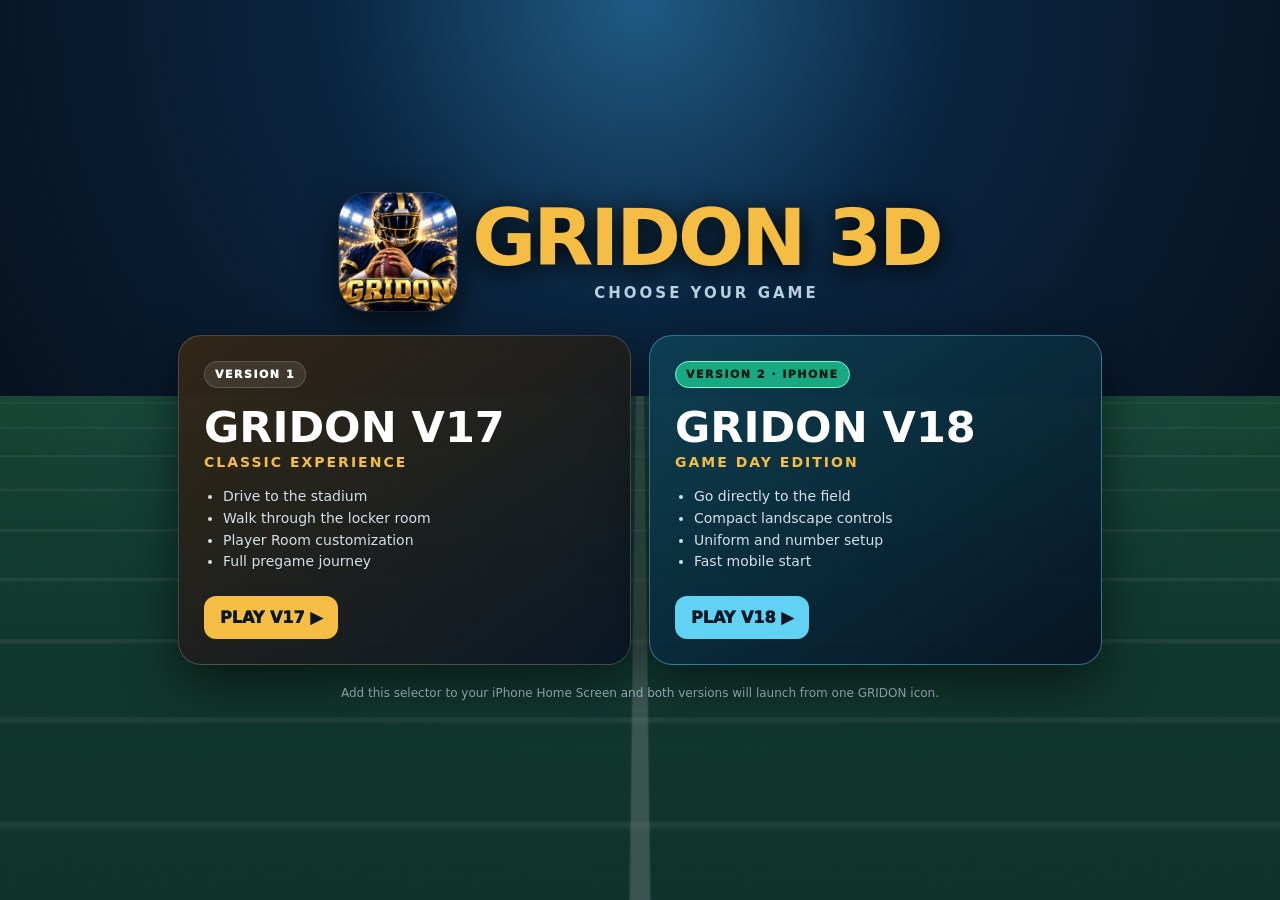
<file: index.html>
<!doctype html>
<html lang="en">
<head>
  <meta charset="utf-8">
  <meta name="viewport" content="width=device-width,initial-scale=1,maximum-scale=1,user-scalable=no,viewport-fit=cover">
  <meta name="apple-mobile-web-app-capable" content="yes">
  <meta name="apple-mobile-web-app-status-bar-style" content="black-translucent">
  <meta name="apple-mobile-web-app-title" content="GRIDON 3D">
  <meta name="theme-color" content="#06111e">
  <link rel="apple-touch-icon" sizes="180x180" href="apple-touch-icon.png?v=3">
  <link rel="apple-touch-icon-precomposed" sizes="180x180" href="apple-touch-icon-precomposed.png?v=3">
  <link rel="icon" type="image/png" sizes="32x32" href="favicon-32x32.png?v=3">
  <link rel="shortcut icon" href="favicon.ico?v=3">
  <link rel="manifest" href="manifest.webmanifest?v=3">
  <title>GRIDON 3D | Choose Your Game</title>
  <style>
    :root{color-scheme:dark;--navy:#06111e;--blue:#0c2b49;--gold:#f5bd43;--cyan:#62d2f4;--white:#f7fbff}
    *{box-sizing:border-box}
    html,body{min-height:100%;margin:0;background:var(--navy);font-family:system-ui,-apple-system,BlinkMacSystemFont,"Segoe UI",sans-serif;color:var(--white)}
    body{min-height:100dvh;overflow-x:hidden;background:radial-gradient(circle at 50% 0,#1f5a84 0,#0a2540 28%,#06111e 70%)}
    body::before{content:"";position:fixed;inset:44% 0 0;pointer-events:none;background:linear-gradient(90deg,transparent 49.7%,#ffffff55 49.7% 50.3%,transparent 50.3%),repeating-linear-gradient(0deg,transparent 0 38px,#ffffff20 39px 41px),linear-gradient(#237044,#103e2e);transform:perspective(500px) rotateX(58deg);transform-origin:top;opacity:.55}
    main{position:relative;z-index:1;width:min(960px,100%);min-height:100dvh;margin:auto;padding:max(20px,env(safe-area-inset-top)) max(18px,env(safe-area-inset-right)) max(24px,env(safe-area-inset-bottom)) max(18px,env(safe-area-inset-left));display:flex;flex-direction:column;justify-content:center}
    header{text-align:center;margin-bottom:24px}
    .brand{display:flex;align-items:center;justify-content:center;gap:15px}
    .brand img{width:clamp(76px,13vw,118px);aspect-ratio:1;border-radius:24%;box-shadow:0 12px 35px #000a,0 0 0 1px #ffffff25}
    h1{font-size:clamp(42px,8vw,78px);line-height:.9;letter-spacing:-3px;margin:0;color:var(--gold);text-shadow:0 4px 25px #000}
    header p{margin:10px 0 0;color:#bad0e0;font-weight:800;letter-spacing:3px;font-size:clamp(11px,2vw,15px)}
    .versions{display:grid;grid-template-columns:1fr 1fr;gap:18px}
    .version{position:relative;min-height:260px;padding:25px;border-radius:23px;text-decoration:none;color:white;overflow:hidden;border:1px solid #ffffff30;box-shadow:0 18px 50px #0008;transition:transform .18s ease,border-color .18s ease;background:linear-gradient(145deg,#122c47ee,#071423f4)}
    .version:active{transform:scale(.98)}
    .version:hover{transform:translateY(-3px);border-color:#ffffff80}
    .version.v1{background:linear-gradient(145deg,#342716f2,#0b1725f5)}
    .version.v2{background:linear-gradient(145deg,#0d4053f2,#071423f5);border-color:#62d2f470}
    .tag{display:inline-block;border-radius:999px;padding:6px 10px;font-size:11px;font-weight:1000;letter-spacing:1.5px;background:#ffffff18;border:1px solid #ffffff28}
    .v2 .tag{background:#19a982;color:#041a16;border-color:#7bfbd3}
    .version h2{font-size:clamp(28px,5vw,43px);line-height:1;margin:18px 0 5px}
    .version h3{margin:0 0 16px;font-size:14px;letter-spacing:2px;color:var(--gold)}
    .version ul{margin:0 0 23px;padding-left:19px;color:#d4e0e9;line-height:1.55;font-size:14px}
    .play{display:inline-flex;align-items:center;gap:8px;padding:12px 16px;border-radius:12px;background:var(--gold);color:#091725;font-weight:1000}
    .v2 .play{background:#62d2f4}
    footer{text-align:center;margin-top:20px;color:#a9bdca;font-size:12px;line-height:1.45}
    @media(max-width:650px){main{justify-content:flex-start}.brand{flex-direction:column}.brand img{width:82px}h1{font-size:48px}.versions{grid-template-columns:1fr}.version{min-height:0;padding:20px}.version ul{margin-bottom:16px}}
    @media(orientation:landscape) and (max-height:600px){main{justify-content:flex-start;padding-top:max(9px,env(safe-area-inset-top))}.brand img{width:58px;border-radius:16px}.brand{gap:10px}h1{font-size:42px}header{margin-bottom:10px}header p{margin-top:5px}.version{min-height:0;padding:15px}.version h2{font-size:28px;margin-top:10px}.version h3{margin-bottom:8px}.version ul{font-size:12px;line-height:1.35;margin-bottom:10px}.play{padding:9px 12px}footer{margin-top:9px}}
  </style>
</head>
<body>
  <main>
    <header>
      <div class="brand"><img src="icon-512.png" alt="GRIDON quarterback icon"><div><h1>GRIDON 3D</h1><p>CHOOSE YOUR GAME</p></div></div>
    </header>
    <section class="versions" aria-label="GRIDON game versions">
      <a class="version v1" href="v1/index.html">
        <span class="tag">VERSION 1</span>
        <h2>GRIDON V17</h2>
        <h3>CLASSIC EXPERIENCE</h3>
        <ul><li>Drive to the stadium</li><li>Walk through the locker room</li><li>Player Room customization</li><li>Full pregame journey</li></ul>
        <span class="play">PLAY V17 ▶</span>
      </a>
      <a class="version v2" href="v2/index.html">
        <span class="tag">VERSION 2 · iPHONE</span>
        <h2>GRIDON V18</h2>
        <h3>GAME DAY EDITION</h3>
        <ul><li>Go directly to the field</li><li>Compact landscape controls</li><li>Uniform and number setup</li><li>Fast mobile start</li></ul>
        <span class="play">PLAY V18 ▶</span>
      </a>
    </section>
    <footer>Add this selector to your iPhone Home Screen and both versions will launch from one GRIDON icon.</footer>
  </main>
</body>
</html>
</file>
